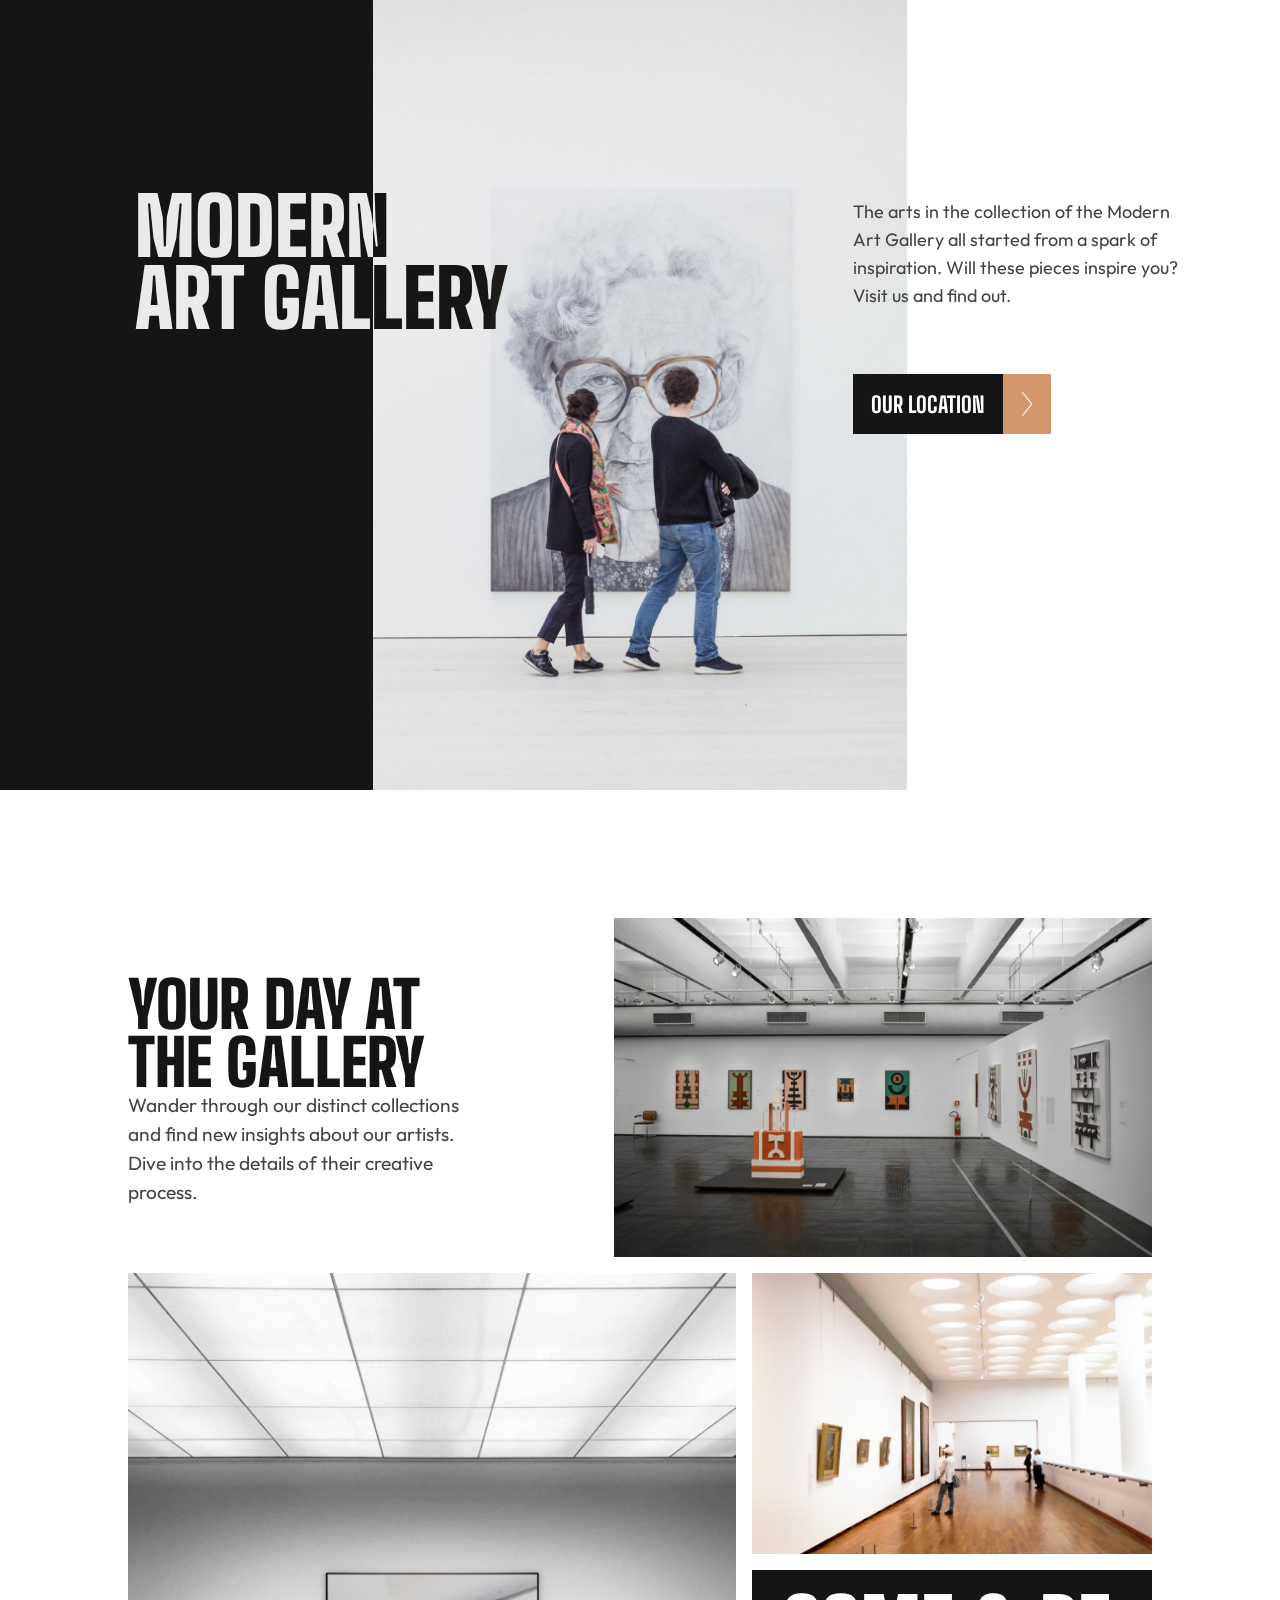
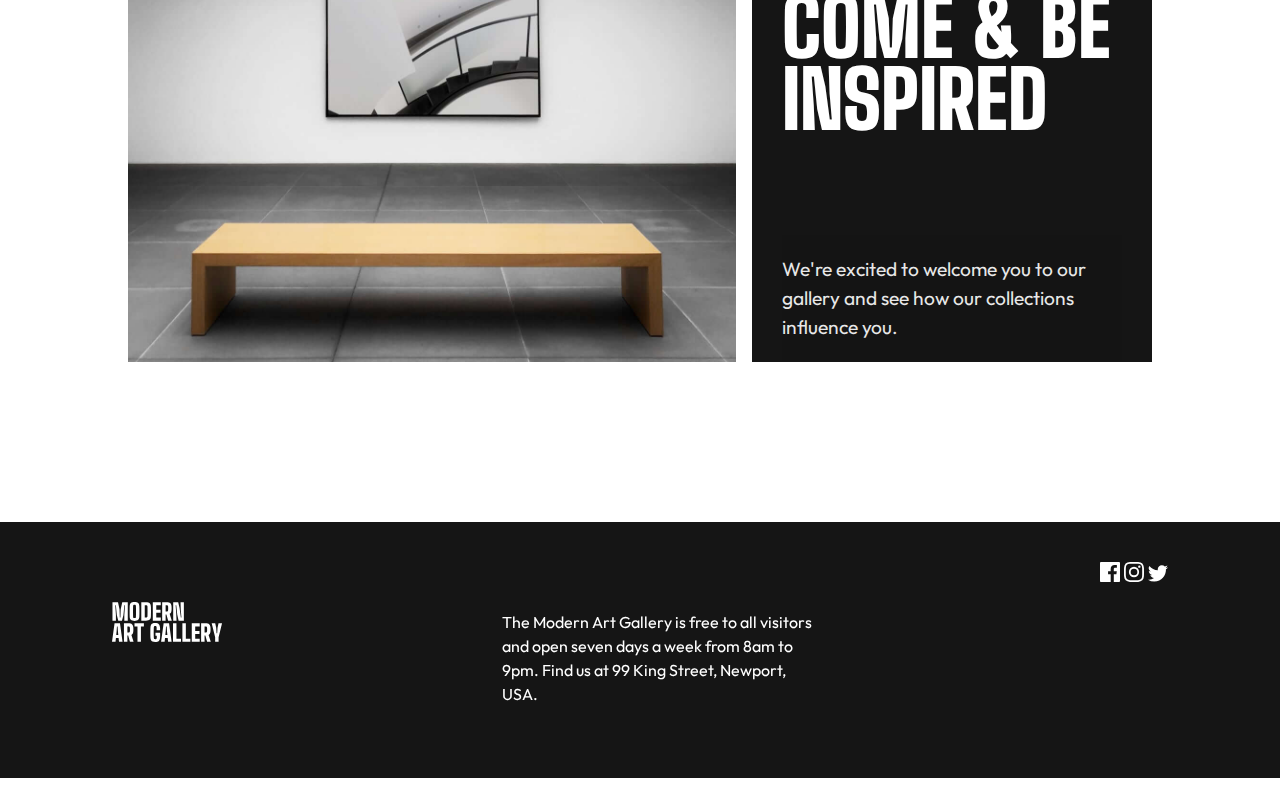
<file: index.html>
<!DOCTYPE html>
<html lang="en">
  <head>
    <meta charset="UTF-8" />
    <meta name="viewport" content="width=device-width, initial-scale=1.0" />
    <link rel="stylesheet" href="./css/styles.css" />
    <link rel="icon" href="./images/favicon-32x32.png" />
    <title>Modern Art Gallery</title>
  </head>
  <body>
    <main>
      <header class="header">
        <div class="rect">
          <h1 class="title title-tablet visible">Modern<br />Art Gallery</h1>
        </div>

        <picture class="header-img-picture">
          <source
            media="(min-width:1280px)"
            srcset="images/desktop/image-hero@2x.jpg"
          />
          <source
            media="(min-width:1024px)"
            srcset="images/desktop/image-hero.jpg"
          />
          <source
            media="(min-width:899px)"
            srcset="images/tablet/image-hero@2x.jpg"
          />
          <source
            media="(min-width:768px)"
            srcset="images/tablet/image-hero.jpg"
          />
          <source
            media="(min-width:480px)"
            srcset="images/mobile/image-hero@2x.jpg"
          />
          <img
            src="images/mobile/image-hero.jpg"
            alt="Modern Art Gallery entrance with visitors viewing exhibits"
            class="header-img"
          />
        </picture>

        <div class="container text-header">
          <h1 class="title title-tablet invisible">Modern<br />Art Gallery</h1>
          <p class="paragraph paragraph-tablet">
            The arts in the collection of the Modern Art Gallery all started
            from a spark of inspiration. Will these pieces inspire you? Visit us
            and find out.
          </p>
          <a href="location.html" aria-label="Go to location page" class="location-div">
            <span class="btn-paragraph">Our location</span>
            <img src="images/icon-arrow-right.svg" alt="Right arrow" class="arrow right">
          </a>
        </div>
      </header>

      <section class="gallery-showcase flex-div">
        <article class="section1">
          <div class="container section1-flex">
            <picture class="img-picture section1-img">
              <source
                media="(min-width:1280px)"
                srcset="images/desktop/image-grid-1@2x.jpg"
              />
              <source
                media="(min-width:1024px)"
                srcset="images/desktop/image-grid-1.jpg"
              />
              <source
                media="(min-width:899px)"
                srcset="images/tablet/image-grid-1@2x.jpg"
              />
              <source
                media="(min-width:768px)"
                srcset="images/tablet/image-grid-1.jpg"
              />
              <source
                media="(min-width:480px)"
                srcset="images/mobile/image-grid-1@2x.jpg"
              />
              <img
                src="images/mobile/image-grid-1.jpg"
                alt="Gallery visitor enjoying the art exhibition"
                class="header-img"
              />
            </picture>
            <div class="texts section1-texts">
              <h2 class="title title-text-one">Your day at the gallery</h2>
              <p class="paragraph paragraph2">
                Wander through our distinct collections and find new insights
                about our artists. Dive into the details of their creative
                process.
              </p>
            </div>
          </div>
        </article>

        <article class="section2">
          <div class="container">
            <picture class="img-picture">
              <source
                media="(min-width:1280px)"
                srcset="images/desktop/image-grid-2@2x.jpg"
              />
              <source
                media="(min-width:1024px)"
                srcset="images/desktop/image-grid-2.jpg"
              />
              <source
                media="(min-width:899px)"
                srcset="images/tablet/image-grid-2@2x.jpg"
              />
              <source
                media="(min-width:768px)"
                srcset="images/tablet/image-grid-2.jpg"
              />
              <source
                media="(min-width:480px)"
                srcset="images/mobile/image-grid-2@2x.jpg"
              />
              <img
                src="images/mobile/image-grid-2.jpg"
                alt="Modern art installation with benches for viewing"
                class="header-img img"
              />
            </picture>
          </div>
        </article>

        <article class="section3">
          <div class="container">
            <picture class="img-picture">
              <source
                media="(min-width:1280px)"
                srcset="images/desktop/image-grid-3@2x.jpg"
              />
              <source
                media="(min-width:1024px)"
                srcset="images/desktop/image-grid-3.jpg"
              />
              <source
                media="(min-width:899px)"
                srcset="images/tablet/image-grid-3@2x.jpg"
              />
              <source
                media="(min-width:768px)"
                srcset="images/tablet/image-grid-3.jpg"
              />
              <source
                media="(min-width:480px)"
                srcset="images/mobile/image-grid-3@2x.jpg"
              />
              <img
                src="images/mobile/image-grid-3.jpg"
                alt="Gallery hallway with visitors viewing wall art"
                class="header-img img"
              />
            </picture>
          </div>
        </article>

        <article class="section4">
          <div class="container description text-description">
            <h2 class="title title-text-three description">Come &amp; be inspired</h2>
            <p class="paragraph description">
              We're excited to welcome you to our gallery and see how our
              collections influence you.
            </p>
          </div>
        </article>
      </section>

      <footer class="footer">
        <img src="images/logo-light.svg" alt="Modern Art Gallery logo" class="logo" />
        <p class="paragraph paragraph4">
          The Modern Art Gallery is free to all visitors and open seven days a
          week from 8am to 9pm. Find us at 99 King Street, Newport, USA.
        </p>
        <nav class="social">
          <a href="https://facebook.com" class="media-link" aria-label="Visit our Facebook page">
            <img src="./images/icon-facebook.svg" alt="Facebook icon">
          </a>
          <a href="https://instagram.com" class="media-link" aria-label="Visit our Instagram page">
            <img src="./images/icon-instagram.svg" alt="Instagram icon">
          </a>
          <a href="https://twitter.com" class="media-link" aria-label="Visit our Twitter page">
            <img src="./images/icon-twitter.svg" alt="Twitter icon">
          </a>
        </nav>
      </footer>
    </main>
  </body>
</html>
</file>
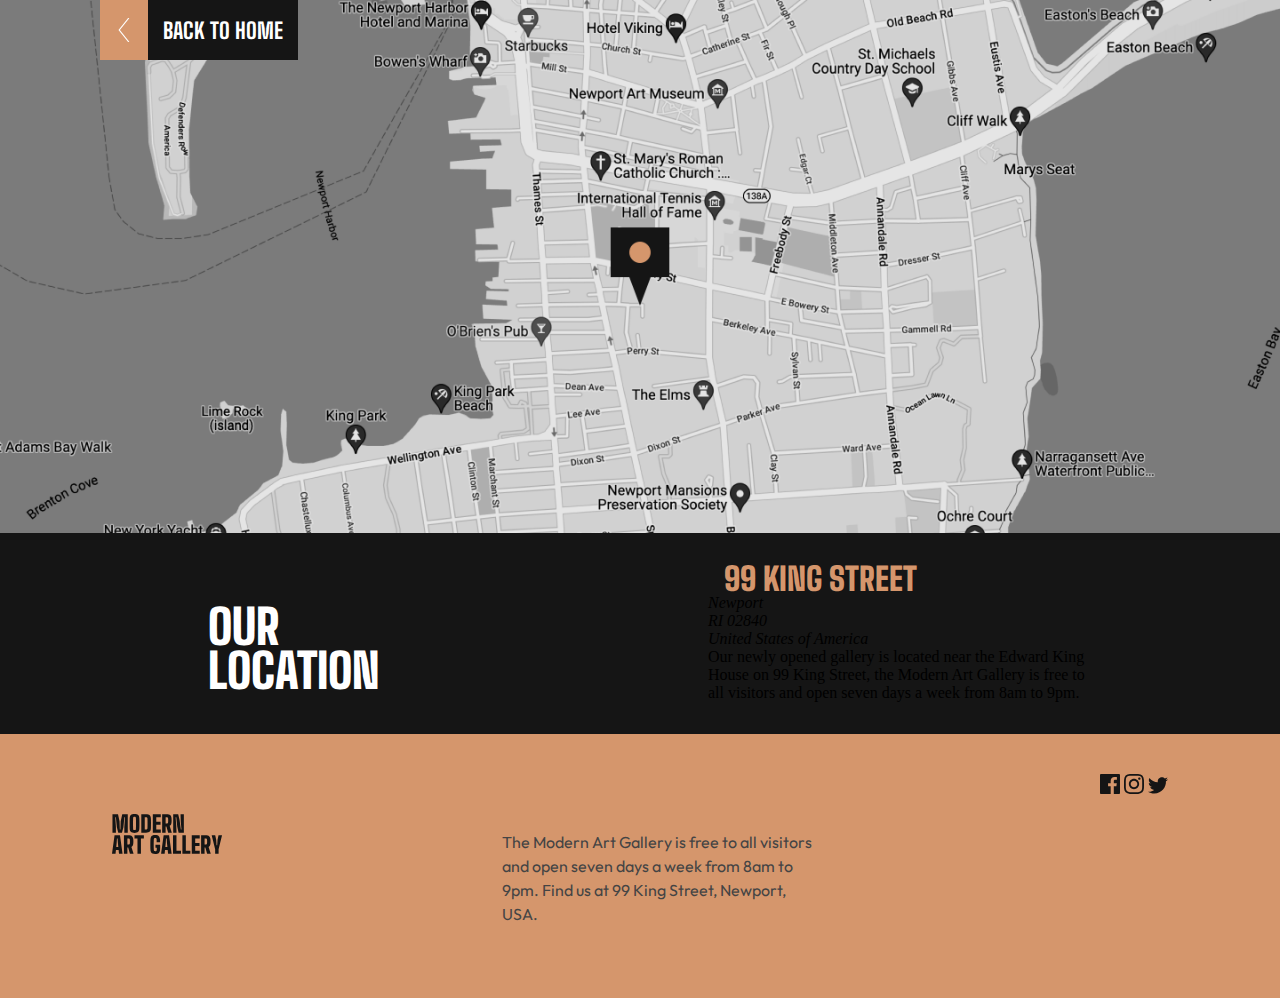
<file: location.html>
<!DOCTYPE html>
<html lang="en">
  <head>
    <meta charset="UTF-8" />
    <meta name="viewport" content="width=device-width, initial-scale=1.0" />
    <link
      rel="icon"
      type="image/png"
      sizes="32x32"
      href="./images/favicon-32x32.png"
    />
    <link rel="stylesheet" href="./css/styles.css" />
    <title>Location | Modern Art Gallery</title>
  </head>
  <body>
    <main>
      <section class="map">
        <picture class="map-picture">
          <source
            media="(min-width:1280px)"
            srcset="images/desktop/image-map@2x.png"
          />
          <source
            media="(min-width:1024px)"
            srcset="images/desktop/image-map.png"
          />
          <source
            media="(min-width:899px)"
            srcset="images/tablet/image-map@2x.png"
          />
          <source
            media="(min-width:768px)"
            srcset="images/tablet/image-map.png"
          />
          <source
            media="(min-width:480px)"
            srcset="images/mobile/image-map@2x.png"
          />
          <img src="images/mobile/image-map.png" alt="Map showing location of the Modern Art Gallery at 99 King Street" class="map-img" />
        </picture>
        <a href="index.html" class="location-div position" aria-label="Return to home page">
          <img src="images/icon-arrow-left.svg" alt="Left arrow" class="arrow left">
          <span class="btn-paragraph">Back to Home</span>
        </a>
      </section>

      <section class="ourlocation container2">
        <h1 class="title title98">Our location</h1>
        <div class="location-flex">
          <h2 class="title title99">99 King Street</h2>
          <address class="address">
            <p>Newport</p>
            <p>RI 02840</p>
            <p>United States of America</p>
          </address>

          <p class="location-para">
            Our newly opened gallery is located near the Edward King House on 99
            King Street, the Modern Art Gallery is free to all visitors and open
            seven days a week from 8am to 9pm.
          </p>
        </div>
      </section>
      
      <footer class="footer-location">
        <img src="images/logo-dark.svg" alt="Modern Art Gallery logo" class="logo" />
        <p class="paragraph mg">
          The Modern Art Gallery is free to all visitors and open seven days a
          week from 8am to 9pm. Find us at 99 King Street, Newport, USA.
        </p>
        <nav class="social">
          <a href="https://facebook.com" class="media-link" aria-label="Visit our Facebook page">
            <img src="images/facebook-black.svg" alt="Facebook icon">
          </a>
          <a href="https://instagram.com" class="media-link" aria-label="Visit our Instagram page">
            <img src="images/intagram-black.svg" alt="Instagram icon">
          </a>
          <a href="https://twitter.com" class="media-link" aria-label="Visit our Twitter page">
            <img src="images/twitter-black.svg" alt="Twitter icon">
          </a>
        </nav>
      </footer>
    </main>
  </body>
</html>
</file>
<file: css/styles.css>
@import url("https://fonts.googleapis.com/css2?family=Big+Shoulders:opsz,wght@10..72,100..900&family=Outfit:wght@100..900&display=swap");

:root {
  --color-primary: #d5966c;
  --color-black: #151515;
  --color-gray: #444444;
  --color-white: #ffffff;
  --ff-heading: "Big Shoulders", Sans-serif;
  --ff-body: "Outfit", sans-serif;
}

* {
  margin: 0;
  padding: 0;
  -moz-box-sizing: border-box;
  -webkit-box-sizing: border-box;
  box-sizing: border-box;
}

h1, h2, h3 {
    text-transform: uppercase;
}

h1 {
    font-size: 3.75rem;
    line-height: 55px;
    margin: 2rem 0;
}

body {
  background-color: #fff;
}

.header-img {
  display: block;
  width: 100%;
  height: 100%;
  background-repeat: no-repeat;
  background-size: cover;
  background-position: center;
  overflow: hidden;
  object-fit: cover;
}

.container {
  width: 95%;
  margin: auto;
  padding: 0 20px;
  text-align: left;
}

.visible {
  display: none;
}

.text-header p {
    font-size: 1.125rem;
    line-height: 28px;
}

.title {
  font-family: var(--ff-heading);
  font-weight: 900;
  color: var(--color-black);
  line-height: 0.9;
}

.paragraph {
  font-size: 16px;
  line-height: 1.5;
  font-family: var(--ff-body);
  color: var(--color-gray);
  margin-bottom: 2rem;
}

/*BOTON LOCATION*/

.location-div {
  display: flex;
  justify-content: left;
  align-items: center;
  margin-top: 2.5rem;
  margin-bottom: 8rem;
  text-decoration: none;
}

.btn-paragraph {
  text-transform: uppercase;
  font-size: 22px;
  line-height: 1.5;
  font-family: var(--ff-heading);
  font-weight: 700;
  height: 60px;
  background-color: var(--color-black);
  color: var(--color-white);
  text-align: center;
  width: 150px;
  padding: 14px 0;
  text-decoration: none;
}

.arrow {
  display: block;
  width: 48px;
  height: 60px;
  text-align: center;
  padding: 18px;
  background-color: var(--color-primary);
}

.location-div:hover p {
  background-color: var(--color-primary);
  color: var(--color-black);
}

.location-div:hover img {
  background-color: var(--color-black);
}

/*FLEX CONTAINER*/

.flex-div {
  display: flex;
  flex-direction: column;
  gap: 1.5rem;
}

.title-text-one {
  margin-top: 2rem;
  font-size: 3.2rem;
}

.title-text-three {
  margin-top: 3rem;
  font-size: 3.5rem;
}

.description {
  background-color: var(--color-black);
  color: var(--color-white);
  width: calc(95% - 40px);
  margin: auto;
  padding: 20px 0;
  text-align: left;
}

/*FOOTER*/

.footer {
  margin-top: 9rem;
  background-color: var(--color-black);
  margin-bottom: 0.5rem;
}

.paragraph2 {
  padding-right: 10px;
  margin-bottom: 1.5rem;
}

.paragraph4 {
  margin-top: 2rem;
  color: var(--color-white);
  font-size: 1rem;
}

.media {
  display: flex;
  justify-content: start;
  align-items: center;
  gap: 1rem;
  margin-top: 1rem;
  padding: 30px 0;
}

.media-link {
  text-decoration: none;
}

.icon {
  display: block;
  color: var(--color-white);
}

.icon:hover {
  color: var(--color-primary);
}

.logo {
  margin-top: 2.5rem;
}

.map-img {
  position: relative;
  display: block;
  width: 100%;
  height: 100%;
  background-repeat: no-repeat;
  background-size: cover;
  background-position: center;
  overflow: hidden;
  object-fit: cover;
}

.position {
  position: absolute;
  top: -40px;
  left: 0;
}

.ourlocation {
  background-color: var(--color-black);
}

.title98 {
  color: var(--color-white);
  margin-top: 0;
  padding: 3rem 1rem 0rem;
  margin-bottom: 0;
  font-size: 3rem;
}

.title99 {
  color: var(--color-primary);
  font-size: 2rem;
  padding: 0 1rem;
}

.adress {
  display: flex;
  flex-direction: column;
  justify-content: center;
  align-items: start;
  gap: 0.5rem;
  color: var(--color-white);
  font-size: 1.1rem;
  padding: 0 15px;
  font-family: var(--ff-body);
  font-weight: 300;
  margin-bottom: 2rem;
}

.paragraph99 {
  color: var(--color-white);
  padding: 0 15px 4rem;
  font-family: var(--ff-body);
  font-weight: 300;
  font-size: 1.1rem;
  line-height: 1.5;
}

.footer-location {
  background-color: var(--color-primary);
  padding: 0 30px;
}

.icon1 {
  color: var(--color-black);
  display: block;
}

.icon1:hover {
  color: var(--color-white);
}

.mg {
  margin-top: 2.5rem;
}

.footer,
  .footer-location {
    padding: 2.5rem;
  }

@media (min-width: 768px) {
  /*HEADER*/

  .header {
    display: grid;
    grid-template-columns: repeat(24, 1fr);
    grid-template-rows: 1fr;
    margin-bottom: 8rem;
    position: relative;
  }

  .header-img-picture {
    grid-area: 1/1/2/15;
  }

  .text-header {
    grid-area: 1/14/2/25;
    max-width: 330px;
    position: absolute;
    top: 16%;
  }
  .location-div {
    margin-bottom: 0;
  }

  .title-tablet {
    margin-bottom: 4rem;
  }

  .paragraph-tablet {
    margin-bottom: 4rem;
  }


  .flex-div {
    display: grid;
    width: 90%;
    margin: 0 auto;

    grid-template-columns: repeat(5, 1fr);
    grid-template-rows: repeat(6, min-content);
    grid-template-areas:
      "grid1 grid1 grid1 grid1 grid1"
      "grid2 grid2 grid2 grid3 grid3"
      "grid2 grid2 grid2 grid4 grid4"
      "grid2 grid2 grid2 grid4 grid4"
      "grid2 grid2 grid2 grid4 grid4"
      "grid2 grid2 grid2 grid4 grid4";
    gap: 1rem;
  }

  .section1 {
    grid-area: grid1;
    padding: 0;
    margin: 0;
  }

  .section1-flex {
    display: flex;
    flex-direction: row-reverse;
    justify-content: space-between;
    align-items: center;

    gap: 8rem;
  }

  .section1-img {
    flex-grow: 2;
    flex-basis: 75%;
    width: 75%;
  }

  .section1-texts {
    max-width: 230px;
    flex-basis: 35%;
  }

  .section2 {
    grid-area: grid2;
  }
  .section3 {
    grid-area: grid3;
  }
  .section4 {
    grid-area: grid4;
  }

  .text-description {
    display: flex;
    flex-direction: column;
    align-items: start;
    justify-content: start;
  }
  .description {
    margin: none;
  }
  .title-text-three {
    font-size: 3.3rem;
    margin-bottom: 0;
  }

  .paragraph.description {
    padding-right: 1.5rem;
    font-size: 1rem;
    opacity: 90%;
    margin-top: 0;
  }

  .container {
    width: 100%;
    height: 100%;
    margin: 0;
    padding: 0;
  }

  .footer,
  .footer-location {
    margin-top: 10rem;
    display: flex;
    padding: 3rem;
    gap: 2rem;
    justify-content: space-between;
    align-items: start;
  }

  .paragraph4,
  .mg {
    max-width: 320px;
    padding-top: 1rem;
  }

  .footer-location {
    margin-top: 0;
  }

  .ourlocation {
    display: flex;
    flex-direction: row;
    padding: 2rem;
    gap: 6rem;
    align-items: start;
    justify-content: space-around;
  }

  .location-flex {
    max-width: 380px;
  }

  .title98 {
    margin-top: -0.5rem;
    display: block;
    max-width: 100px;
  }

  .position {
    position: absolute;
    top: -40px;
    left: 50px;
  }
}

@media (min-width: 1024px) {
  .flex-div {
    width: 80%;
  }

  .header {
    display: grid;
    grid-template-columns: repeat(24, 1fr);
    grid-template-rows: 1fr max-content 1fr;
    margin-bottom: 8rem;
    position: relative;
    margin-right: auto;
    margin-left: auto;
  }

  .rect {
    grid-area: 1/1/4/8;
    background-color: var(--color-black);
    position: relative;
    color: var(--color-white);
    height: 100%;
  }

  .header-img-picture {
    grid-area: 1/8/4/18;
  }

  .paragraph-tablet {
    max-width: max-content;
  }

  .text-header {
    grid-area: 1/17/4/25;
    max-width: 330px;
    position: absolute;
    top: 25%;
  }
  .location-div {
    margin-bottom: 0;
  }

  .visible {
    display: block;
    width: max-content;
    color: var(--color-white);
    position: absolute;
    top: 20%;
    right: -110px;
    mix-blend-mode: difference;
  }

  .invisible {
    display: none;
  }

  .position {
    position: absolute;
    top: -40px;
    left: 100px;
  }
  

  .section1-flex {
    display: flex;
    flex-direction: row-reverse;
    justify-content: space-between;
    align-items: center;

    gap: 8rem;
  }

  .section1-img {
    flex-grow: 1.2;
    flex-basis: 60%;
    width: 60%;
  }

  .section1-texts {
    max-width: 500px;
    flex-basis: 40%;
  }
}

@media (min-width: 1200px) {
  .section1-flex {
    display: flex;
    flex-direction: row-reverse;
    justify-content: space-between;
    align-items: center;

    gap: 8rem;
  }

  .section1-img {
    flex-grow: 1.2;
    flex-basis: 60%;
    width: 60%;
  }

  .title-text-one {
    font-size: 4rem;
  }

  .paragraph2 {
    font-size: 1.2rem;
  }

  .section1-texts {
    max-width: 500px;
    flex-basis: 40%;
  }

  .title-tablet {
    font-size: 5rem;
  }

  .paragraph-tablet {
    font-size: 1.2rem;
    max-width: max-content;
  }

  .visible {
    right: -135px;
  }

  .text-description {
    display: flex;
    flex-direction: column;
    align-items: space-around;
    justify-content: start;
    gap: 5rem;
  }

  .title-text-three {
    font-size: 5rem;
  }

  .paragraph.description {
    font-size: 1.2rem;
  }
  .description {
    margin: none;
  }

  .footer,
  .footer-location {
    padding: 2.5rem 7rem;
  }
}
</file>
